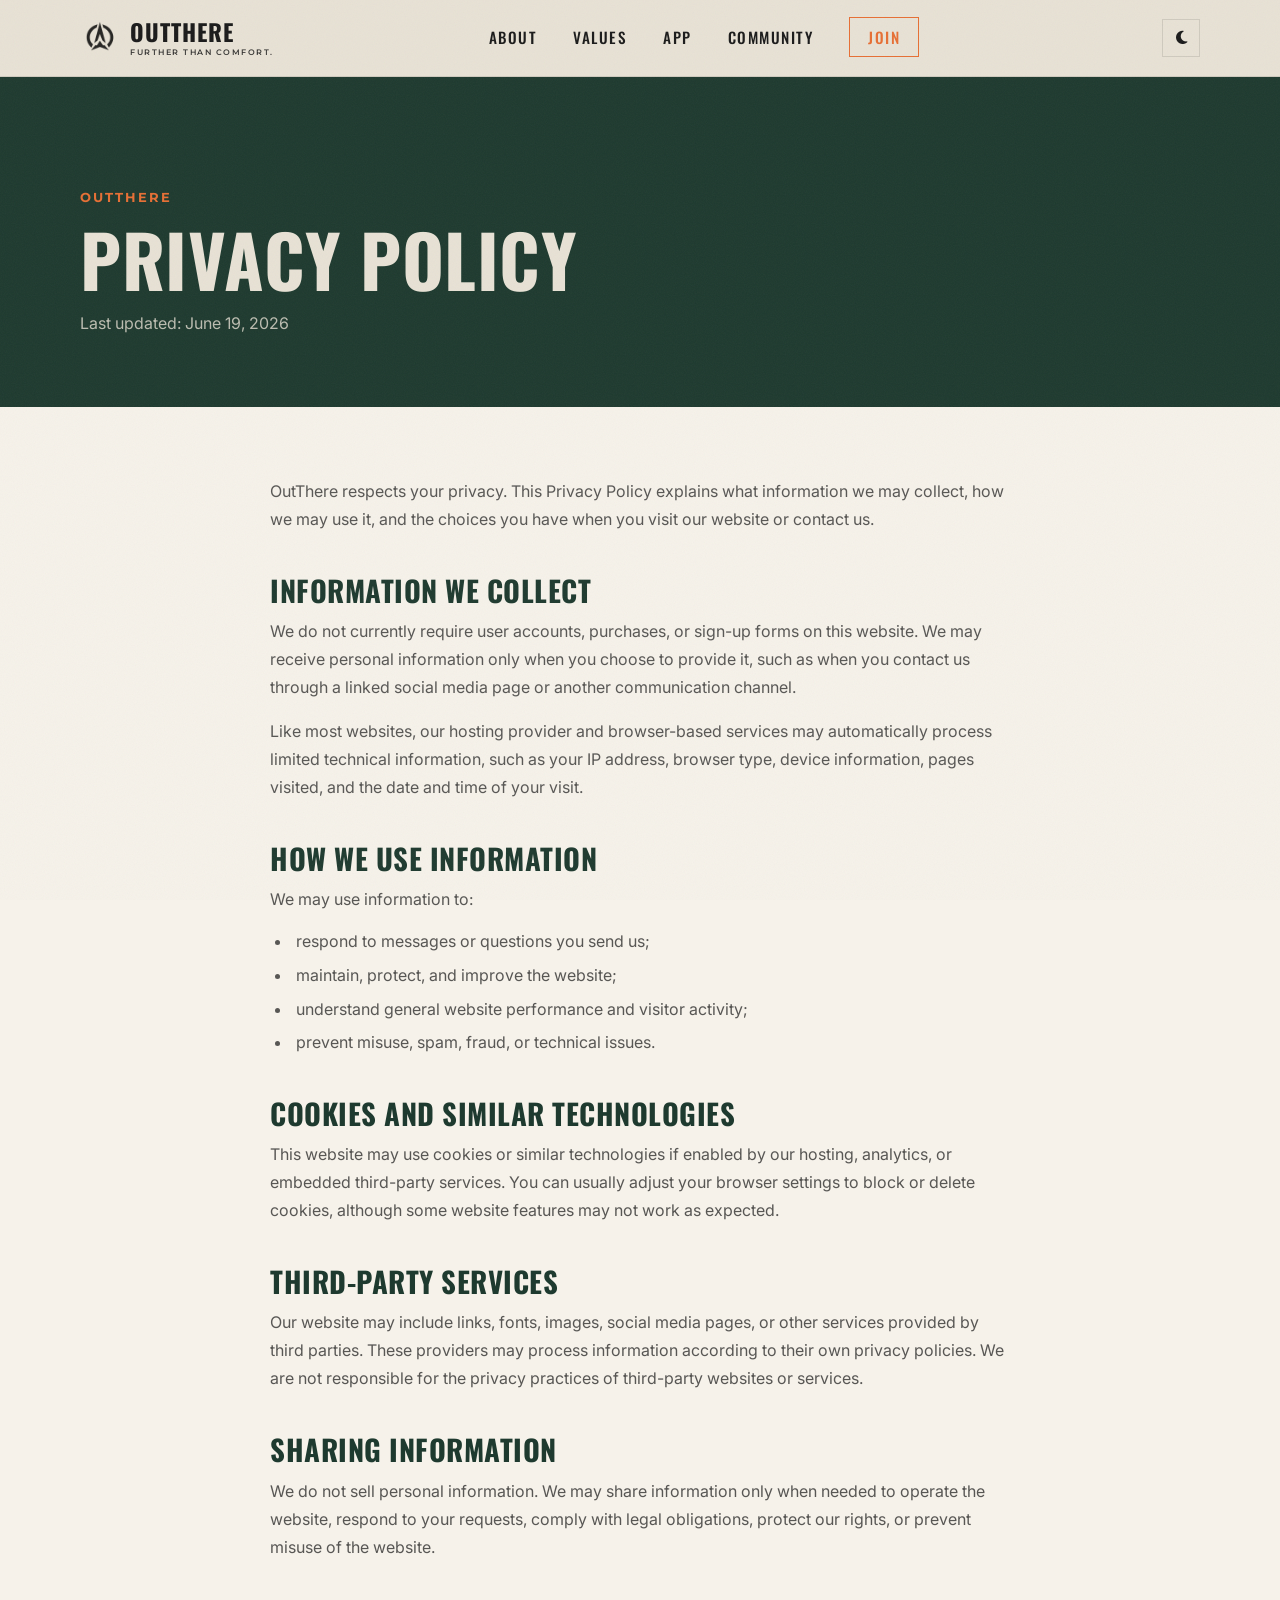
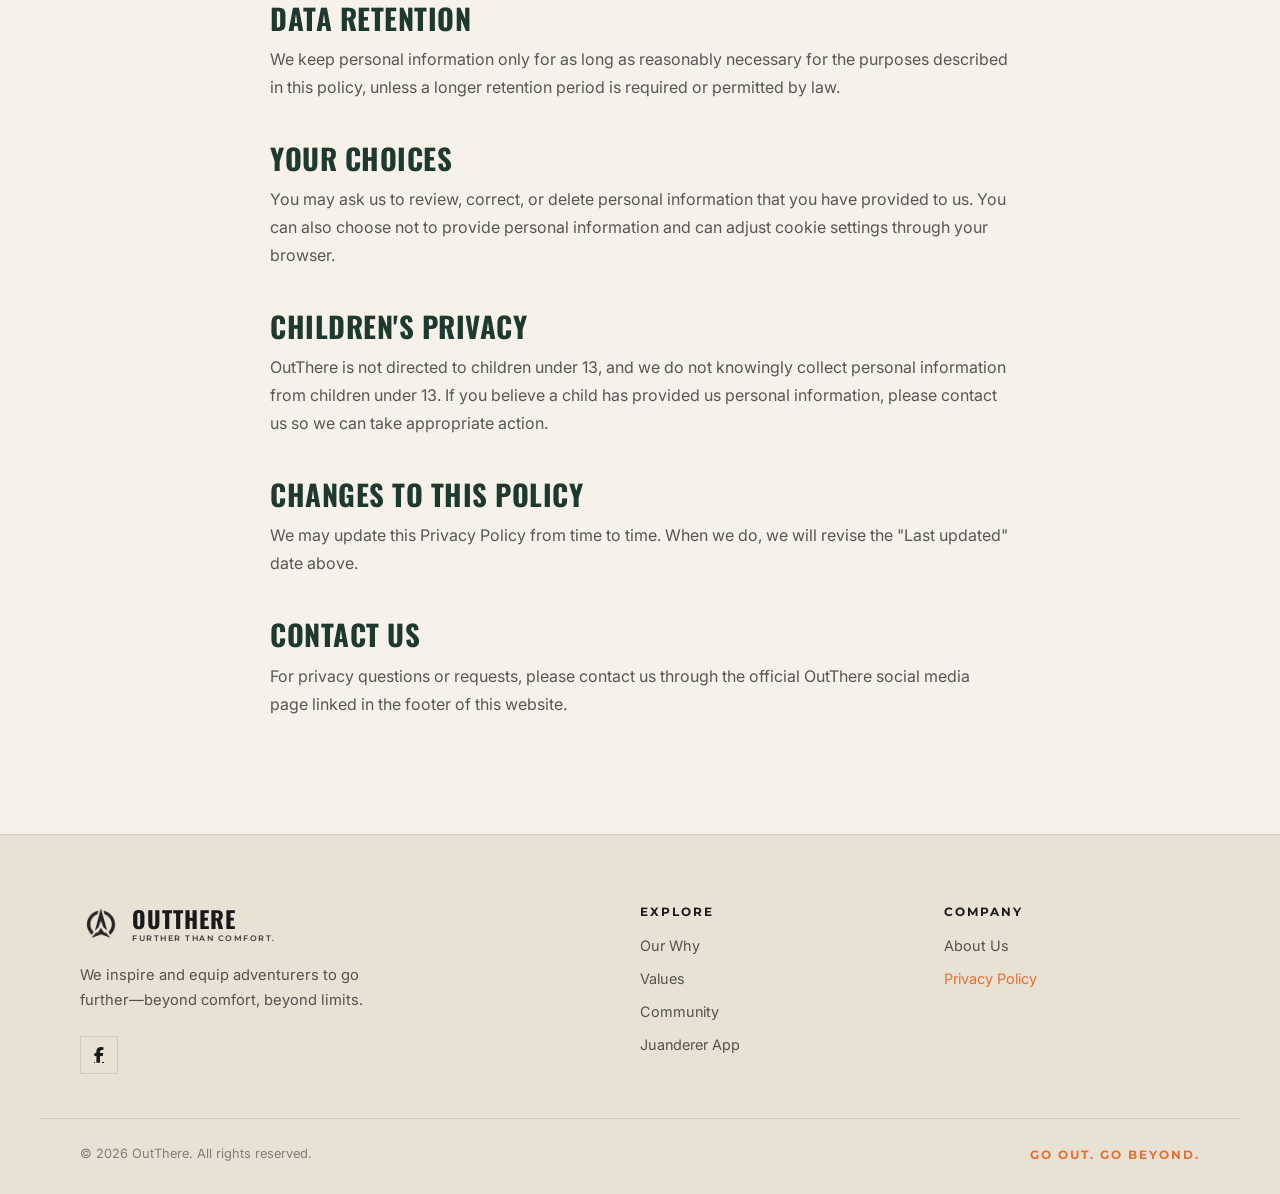
<file: privacy.html>
<!DOCTYPE html>
<html lang="en">
<head>
    <meta charset="UTF-8">
    <meta name="viewport" content="width=device-width, initial-scale=1.0">
    <meta name="description" content="Privacy Policy for OutThere. Learn how OutThere handles personal information, third-party services, cookies, and privacy requests.">
    <meta name="theme-color" content="#1A1A1A">
    <meta property="og:title" content="Privacy Policy | OutThere">
    <meta property="og:description" content="How OutThere handles personal information and privacy requests.">
    <meta property="og:type" content="website">
    <meta name="twitter:card" content="summary">
    <link rel="preconnect" href="https://fonts.googleapis.com">
    <link rel="preconnect" href="https://fonts.gstatic.com" crossorigin>
    <link href="https://fonts.googleapis.com/css2?family=Oswald:wght@500;700&family=Montserrat:wght@600;700&family=Inter:wght@400;500&display=swap" rel="stylesheet">
    <link rel="stylesheet" href="https://cdnjs.cloudflare.com/ajax/libs/font-awesome/6.4.0/css/all.min.css">
    <link rel="stylesheet" href="styles.css">
    <script>
        // Apply saved or system theme before first paint to avoid a flash
        (function () {
            var saved = null;
            try { saved = localStorage.getItem('theme'); } catch (e) {}
            var theme = saved || (window.matchMedia('(prefers-color-scheme: light)').matches ? 'light' : 'dark');
            document.documentElement.setAttribute('data-theme', theme);
        })();
    </script>
    <link rel="icon" type="image/png" href="assets/logo.png">
    <link rel="apple-touch-icon" href="assets/logo.png">
    <title>Privacy Policy | OutThere</title>
</head>
<body>
    <nav class="navbar">
        <div class="nav-wrapper">
            <a class="logo" href="index.html" aria-label="OutThere home">
                <img src="assets/logo.png" alt="" class="logo-image">
                <span class="logo-lockup">
                    <span class="logo-text">OutThere</span>
                    <span class="logo-tagline">Further than comfort.</span>
                </span>
            </a>
            <ul class="nav-menu" id="navMenu">
                <li><a href="index.html#about">About</a></li>
                <li><a href="index.html#values">Values</a></li>
                <li><a href="index.html#app">App</a></li>
                <li><a href="index.html#community">Community</a></li>
                <li><a href="https://www.facebook.com/profile.php?id=61587238439117" target="_blank" rel="noopener" class="nav-cta">Join</a></li>
            </ul>
            <div class="nav-actions">
                <button class="theme-toggle" id="themeToggle" type="button" aria-label="Toggle light and dark mode">
                    <i class="fas fa-sun" aria-hidden="true"></i>
                    <i class="fas fa-moon" aria-hidden="true"></i>
                </button>
                <button class="hamburger" id="hamburger" type="button" aria-label="Open menu" aria-expanded="false" aria-controls="navMenu">
                    <span></span>
                    <span></span>
                    <span></span>
                </button>
            </div>
        </div>
    </nav>

    <main class="privacy-page">
        <section class="privacy-hero">
            <div class="container">
                <p class="privacy-kicker">OutThere</p>
                <h1>Privacy Policy</h1>
                <p class="privacy-updated">Last updated: June 19, 2026</p>
            </div>
        </section>

        <section class="privacy-content">
            <div class="container privacy-container">
                <p>
                    OutThere respects your privacy. This Privacy Policy explains what information we may collect,
                    how we may use it, and the choices you have when you visit our website or contact us.
                </p>

                <h2>Information We Collect</h2>
                <p>
                    We do not currently require user accounts, purchases, or sign-up forms on this website. We may
                    receive personal information only when you choose to provide it, such as when you contact us
                    through a linked social media page or another communication channel.
                </p>
                <p>
                    Like most websites, our hosting provider and browser-based services may automatically process
                    limited technical information, such as your IP address, browser type, device information, pages
                    visited, and the date and time of your visit.
                </p>

                <h2>How We Use Information</h2>
                <p>We may use information to:</p>
                <ul>
                    <li>respond to messages or questions you send us;</li>
                    <li>maintain, protect, and improve the website;</li>
                    <li>understand general website performance and visitor activity;</li>
                    <li>prevent misuse, spam, fraud, or technical issues.</li>
                </ul>

                <h2>Cookies and Similar Technologies</h2>
                <p>
                    This website may use cookies or similar technologies if enabled by our hosting, analytics, or
                    embedded third-party services. You can usually adjust your browser settings to block or delete
                    cookies, although some website features may not work as expected.
                </p>

                <h2>Third-Party Services</h2>
                <p>
                    Our website may include links, fonts, images, social media pages, or other services provided by
                    third parties. These providers may process information according to their own privacy policies.
                    We are not responsible for the privacy practices of third-party websites or services.
                </p>

                <h2>Sharing Information</h2>
                <p>
                    We do not sell personal information. We may share information only when needed to operate the
                    website, respond to your requests, comply with legal obligations, protect our rights, or prevent
                    misuse of the website.
                </p>

                <h2>Data Retention</h2>
                <p>
                    We keep personal information only for as long as reasonably necessary for the purposes described
                    in this policy, unless a longer retention period is required or permitted by law.
                </p>

                <h2>Your Choices</h2>
                <p>
                    You may ask us to review, correct, or delete personal information that you have provided to us.
                    You can also choose not to provide personal information and can adjust cookie settings through
                    your browser.
                </p>

                <h2>Children's Privacy</h2>
                <p>
                    OutThere is not directed to children under 13, and we do not knowingly collect personal
                    information from children under 13. If you believe a child has provided us personal information,
                    please contact us so we can take appropriate action.
                </p>

                <h2>Changes to This Policy</h2>
                <p>
                    We may update this Privacy Policy from time to time. When we do, we will revise the "Last
                    updated" date above.
                </p>

                <h2>Contact Us</h2>
                <p>
                    For privacy questions or requests, please contact us through the official OutThere social media
                    page linked in the footer of this website.
                </p>
            </div>
        </section>
    </main>

    <footer class="footer">
        <div class="footer-content">
            <div class="footer-brand">
                <div class="footer-logo">
                    <img src="assets/logo.png" alt="" class="logo-image-small">
                    <span class="logo-lockup">
                        <span class="logo-text">OutThere</span>
                        <span class="logo-tagline">Further than comfort.</span>
                    </span>
                </div>
                <p>We inspire and equip adventurers to go further&mdash;beyond comfort, beyond limits.</p>
                <div class="footer-social">
                    <a href="https://www.facebook.com/profile.php?id=61587238439117" aria-label="Facebook" target="_blank" rel="noopener"><i class="fab fa-facebook-f"></i></a>
                </div>
            </div>
            <div class="footer-col">
                <h4>Explore</h4>
                <a href="index.html#about">Our Why</a>
                <a href="index.html#values">Values</a>
                <a href="index.html#community">Community</a>
                <a href="https://juandererph.vercel.app/" target="_blank" rel="noopener">Juanderer App</a>
            </div>
            <div class="footer-col">
                <h4>Company</h4>
                <a href="index.html#about">About Us</a>
                <a href="privacy.html" aria-current="page">Privacy Policy</a>
            </div>
        </div>
        <div class="footer-bottom">
            <p>&copy; 2026 OutThere. All rights reserved.</p>
            <span class="footer-url">Go out. Go beyond.</span>
        </div>
    </footer>

    <script src="script.js"></script>
</body>
</html>
</file>
<file: styles.css>
/* ============================================
   CUSTOM PROPERTIES & VARIABLES
   ============================================ */
:root {
    --forest-green: #1E3A2F;
    --olive-green: #55684D;
    --olive-light: #8E9C72;
    --charcoal-black: #1A1A1A;
    --off-black: #141613;
    --sand-beige: #E8E2D5;
    --adventure-orange: #E76F34;
    --coastal-blue: #4A7C8A;

    --sand-muted: rgba(232, 226, 213, 0.72);
    --line-dark: rgba(232, 226, 213, 0.12);

    /* Theme tokens (dark is the default brand look) */
    --surface: var(--off-black);
    --surface-2: var(--charcoal-black);
    --nav-scrolled: rgba(26, 26, 26, 0.96);
    --text: var(--sand-beige);
    --text-muted: var(--sand-muted);
    --text-faint: rgba(232, 226, 213, 0.45);
    --text-inverse: var(--charcoal-black);
    --line: var(--line-dark);
    --heading-accent: var(--sand-beige);
    --value-icon: var(--olive-light);
    --logo-filter: none;

    --font-display: 'Oswald', 'Arial Narrow', sans-serif;
    --font-sub: 'Montserrat', sans-serif;
    --font-body: 'Inter', system-ui, sans-serif;

    --transition: all 0.3s ease;
    --transition-slow: all 0.5s ease;

    --grain: url("data:image/svg+xml,%3Csvg xmlns='http://www.w3.org/2000/svg' width='160' height='160'%3E%3Cfilter id='n'%3E%3CfeTurbulence type='fractalNoise' baseFrequency='0.9' numOctaves='3' stitchTiles='stitch'/%3E%3C/filter%3E%3Crect width='100%25' height='100%25' filter='url(%23n)'/%3E%3C/svg%3E");
    --topo: url("data:image/svg+xml,%3Csvg xmlns='http://www.w3.org/2000/svg' width='600' height='600' fill='none' stroke='%231E3A2F' stroke-width='1.2'%3E%3Cpath d='M300 120c90 0 170 60 170 150s-60 190-170 190-190-70-190-170 100-170 190-170z'/%3E%3Cpath d='M300 160c70 0 130 45 130 115s-50 145-130 145-150-55-150-130 80-130 150-130z'/%3E%3Cpath d='M300 200c50 0 90 30 90 80s-35 100-90 100-110-40-110-90 60-90 110-90z'/%3E%3Cpath d='M300 240c30 0 55 18 55 45s-20 55-55 55-65-22-65-50 35-50 65-50z'/%3E%3Cpath d='M-20 80c120-40 200 30 320-20s220-60 320-10'/%3E%3Cpath d='M-20 40c120-40 220 30 330-20s200-50 310 0'/%3E%3Cpath d='M-20 540c100 20 180-40 300-10s220 50 340 10'/%3E%3Cpath d='M-20 580c110 20 190-30 310 0s200 40 330 5'/%3E%3Cpath d='M40 260c40-60 20-140-60-160'/%3E%3Cpath d='M70 280c50-70 30-170-80-200'/%3E%3Cpath d='M560 330c-50 60-30 140 60 160'/%3E%3Cpath d='M530 310c-60 70-40 180 80 210'/%3E%3C/svg%3E");
}

:root[data-theme="light"] {
    --surface: #F6F2EA;
    --surface-2: var(--sand-beige);
    --nav-scrolled: rgba(246, 242, 234, 0.96);
    --text: var(--charcoal-black);
    --text-muted: rgba(26, 26, 26, 0.72);
    --text-faint: rgba(26, 26, 26, 0.5);
    --text-inverse: var(--sand-beige);
    --line: rgba(26, 26, 26, 0.12);
    --heading-accent: var(--forest-green);
    --value-icon: var(--olive-green);
    --logo-filter: brightness(0) opacity(0.85);
}

/* Areas that sit on photos or deep green stay dark in both themes */
.hero,
.cta-section,
.tile-type,
.navbar-overlay:not(.scrolled) {
    --text: var(--sand-beige);
    --text-muted: var(--sand-muted);
    --text-inverse: var(--charcoal-black);
    --line: var(--line-dark);
    --logo-filter: none;
}

/* ============================================
   RESET & BASE STYLES
   ============================================ */
* {
    margin: 0;
    padding: 0;
    box-sizing: border-box;
}

html {
    scroll-behavior: smooth;
}

body {
    font-family: var(--font-body);
    color: var(--text);
    background-color: var(--surface);
    line-height: 1.6;
    overflow-x: hidden;
}

/* Film grain over everything for the brand's printed texture */
body::before {
    content: '';
    position: fixed;
    inset: 0;
    background-image: var(--grain);
    opacity: 0.05;
    pointer-events: none;
    z-index: 9999;
}

img {
    max-width: 100%;
}

.container {
    max-width: 1200px;
    margin: 0 auto;
    padding: 0 40px;
}

a:focus-visible,
button:focus-visible {
    outline: 2px solid var(--adventure-orange);
    outline-offset: 3px;
}

/* ============================================
   TYPOGRAPHY
   ============================================ */
h1, h2, h3, h4, h5, h6 {
    font-family: var(--font-display);
    font-weight: 700;
    line-height: 1.05;
    text-transform: uppercase;
    letter-spacing: 0.5px;
}

h1 {
    font-size: 4.5rem;
    margin-bottom: 20px;
}

h2 {
    font-size: 3rem;
    margin-bottom: 20px;
}

h3 {
    font-size: 1.25rem;
    letter-spacing: 1px;
    margin-bottom: 6px;
}

p {
    font-size: 1rem;
    line-height: 1.75;
    color: var(--text-muted);
}

.eyebrow {
    font-family: var(--font-sub);
    font-weight: 600;
    font-size: 0.78rem;
    letter-spacing: 2px;
    text-transform: uppercase;
    color: var(--adventure-orange);
    margin-bottom: 14px;
}

.callout {
    font-family: var(--font-sub);
    font-weight: 700;
    letter-spacing: 2px;
    text-transform: uppercase;
    color: var(--adventure-orange) !important;
}

/* ============================================
   BUTTONS
   ============================================ */
.btn {
    display: inline-flex;
    align-items: center;
    gap: 10px;
    padding: 14px 28px;
    border: 1px solid transparent;
    border-radius: 0;
    font-family: var(--font-sub);
    font-size: 0.82rem;
    font-weight: 700;
    letter-spacing: 1.5px;
    text-transform: uppercase;
    text-decoration: none;
    cursor: pointer;
    transition: var(--transition);
}

.btn-primary {
    background-color: var(--adventure-orange);
    color: var(--sand-beige);
}

.btn-primary:hover {
    background-color: #cf5c24;
    transform: translateY(-2px);
}

.btn-outline {
    background-color: transparent;
    color: var(--text);
    border-color: var(--text);
}

.btn-outline:hover {
    background-color: var(--text);
    color: var(--text-inverse);
}

/* ============================================
   NAVIGATION
   ============================================ */
.navbar {
    position: sticky;
    top: 0;
    z-index: 1000;
    background-color: var(--surface-2);
    border-bottom: 1px solid var(--line);
    transition: background-color 0.3s ease, border-color 0.3s ease;
}

/* Homepage: floats over the hero until the page scrolls */
.navbar-overlay {
    position: fixed;
    left: 0;
    right: 0;
    background-color: transparent;
    border-bottom-color: transparent;
}

.navbar-overlay.scrolled {
    background-color: var(--nav-scrolled);
    border-bottom-color: var(--line);
}

.nav-wrapper {
    max-width: 1200px;
    margin: 0 auto;
    padding: 0 40px;
    height: 76px;
    display: flex;
    justify-content: space-between;
    align-items: center;
}

.logo {
    display: flex;
    align-items: center;
    gap: 12px;
    color: var(--text);
    text-decoration: none;
}

.logo-image,
.logo-image-small {
    filter: var(--logo-filter);
}

.logo-image {
    width: 38px;
    height: 38px;
    object-fit: contain;
}

.logo-lockup {
    display: flex;
    flex-direction: column;
    line-height: 1;
}

.logo-text {
    font-family: var(--font-display);
    font-weight: 700;
    font-size: 1.45rem;
    letter-spacing: 1px;
    text-transform: uppercase;
}

.logo-tagline {
    font-family: var(--font-sub);
    font-weight: 600;
    font-size: 0.5rem;
    letter-spacing: 1.5px;
    text-transform: uppercase;
    margin-top: 4px;
    opacity: 0.85;
}

.nav-menu {
    display: flex;
    align-items: center;
    list-style: none;
    gap: 36px;
}

.nav-menu a {
    font-family: var(--font-display);
    font-weight: 500;
    font-size: 0.95rem;
    letter-spacing: 1.5px;
    text-transform: uppercase;
    color: var(--text);
    text-decoration: none;
    position: relative;
    transition: var(--transition);
}

.nav-menu a::after {
    content: '';
    position: absolute;
    bottom: -8px;
    left: 0;
    width: 0;
    height: 2px;
    background-color: var(--adventure-orange);
    transition: var(--transition);
}

.nav-menu a:hover::after,
.nav-menu a.active::after {
    width: 100%;
}

.nav-menu .nav-cta {
    padding: 8px 18px;
    border: 1px solid var(--adventure-orange);
    color: var(--adventure-orange);
}

.nav-menu .nav-cta::after {
    display: none;
}

.nav-menu .nav-cta:hover {
    background-color: var(--adventure-orange);
    color: var(--sand-beige);
}

.nav-actions {
    display: flex;
    align-items: center;
    gap: 12px;
    margin-left: 28px;
}

.theme-toggle {
    width: 38px;
    height: 38px;
    display: flex;
    align-items: center;
    justify-content: center;
    background: none;
    border: 1px solid var(--line);
    color: var(--text);
    font-size: 0.95rem;
    cursor: pointer;
    transition: var(--transition);
}

.theme-toggle:hover {
    color: var(--adventure-orange);
    border-color: var(--adventure-orange);
}

/* Show the icon for the theme you'd switch to */
.theme-toggle .fa-sun,
[data-theme="light"] .theme-toggle .fa-moon {
    display: inline-block;
}

.theme-toggle .fa-moon,
[data-theme="light"] .theme-toggle .fa-sun {
    display: none;
}

.hamburger {
    display: none;
    flex-direction: column;
    background: none;
    border: none;
    padding: 6px;
    cursor: pointer;
}

.hamburger span {
    width: 26px;
    height: 2px;
    background-color: var(--text);
    margin: 4px 0;
    transition: var(--transition);
}

.hamburger[aria-expanded="true"] span:nth-child(1) {
    transform: translateY(10px) rotate(45deg);
}

.hamburger[aria-expanded="true"] span:nth-child(2) {
    opacity: 0;
}

.hamburger[aria-expanded="true"] span:nth-child(3) {
    transform: translateY(-10px) rotate(-45deg);
}

/* ============================================
   HERO SECTION
   ============================================ */
.hero {
    position: relative;
    height: 100vh;
    min-height: 640px;
    display: flex;
    align-items: center;
    justify-content: center;
    overflow: hidden;
    background-color: var(--charcoal-black);
}

.hero-background {
    position: absolute;
    inset: 0;
    z-index: 0;
}

.hero-background img {
    width: 100%;
    height: 100%;
    object-fit: cover;
    animation: settle 12s ease-out both;
}

.hero-overlay {
    position: absolute;
    inset: 0;
    background:
        linear-gradient(180deg, rgba(26, 26, 26, 0.55) 0%, rgba(26, 26, 26, 0) 30%),
        linear-gradient(180deg, rgba(180, 110, 40, 0.18) 0%, rgba(26, 26, 26, 0.35) 55%, rgba(20, 22, 19, 0.95) 100%);
    z-index: 1;
}

.hero-content {
    position: relative;
    z-index: 2;
    text-align: center;
    padding: 0 20px;
    animation: fadeInUp 1s ease both;
}

.hero-mark {
    width: clamp(90px, 11vw, 140px);
    height: auto;
    margin-bottom: 18px;
    filter: drop-shadow(0 4px 18px rgba(0, 0, 0, 0.35));
}

.hero-title {
    font-size: clamp(4rem, 11vw, 8rem);
    line-height: 0.9;
    letter-spacing: 2px;
    color: var(--sand-beige);
    margin-bottom: 14px;
    text-shadow: 0 4px 24px rgba(0, 0, 0, 0.35);
}

.hero-tagline {
    font-family: var(--font-sub);
    font-weight: 700;
    font-size: clamp(1rem, 2vw, 1.4rem);
    letter-spacing: 3px;
    text-transform: uppercase;
    color: var(--adventure-orange);
    margin-bottom: 36px;
}

.hero-actions {
    display: flex;
    gap: 16px;
    justify-content: center;
    flex-wrap: wrap;
}

.scroll-cue {
    position: absolute;
    bottom: 28px;
    left: 50%;
    z-index: 2;
    transform: translateX(-50%);
    color: var(--sand-beige);
    font-size: 1.1rem;
    animation: bob 2s ease-in-out infinite;
}

/* ============================================
   OUR WHY + VALUES
   ============================================ */
.why {
    padding: 110px 0;
    background-color: var(--surface);
    color: var(--text);
}

.why-grid {
    display: grid;
    grid-template-columns: 1fr 1.1fr 1fr;
    gap: 56px;
    align-items: center;
}

.why-image img {
    width: 100%;
    height: auto;
    aspect-ratio: 4 / 5;
    object-fit: cover;
    display: block;
    background-color: var(--forest-green);
}

.why-story h2 {
    color: var(--text);
    font-size: 2.6rem;
}

.why-story p {
    color: var(--text-muted);
    margin-bottom: 16px;
}

.why-story .callout {
    margin-top: 24px;
}

.why-values {
    padding-left: 48px;
    border-left: 1px solid rgba(231, 111, 52, 0.45);
}

.values-list {
    list-style: none;
    display: flex;
    flex-direction: column;
    gap: 30px;
    margin-top: 10px;
}

.value {
    display: flex;
    gap: 20px;
    align-items: flex-start;
}

.value-icon {
    flex: 0 0 52px;
    height: 52px;
    background-color: var(--value-icon);
    -webkit-mask: var(--icon) center / contain no-repeat;
    mask: var(--icon) center / contain no-repeat;
    transition: var(--transition);
}

.value:hover .value-icon {
    background-color: var(--adventure-orange);
}

.value h3 {
    color: var(--text);
}

.value p {
    color: var(--text-muted);
    font-size: 0.95rem;
    line-height: 1.5;
}

/* ============================================
   SHARED SECTION HEADER
   ============================================ */
.section-head {
    display: flex;
    justify-content: space-between;
    align-items: flex-end;
    gap: 20px;
    margin-bottom: 40px;
}

.section-head h2 {
    margin-bottom: 0;
}

.section-note {
    font-family: var(--font-sub);
    font-weight: 600;
    font-size: 0.78rem;
    letter-spacing: 1.5px;
    text-transform: uppercase;
    color: var(--olive-green);
}

/* ============================================
   GEAR TEASER
   ============================================ */
.topo {
    position: relative;
    background-color: var(--sand-beige);
    isolation: isolate;
}

.topo::before {
    content: '';
    position: absolute;
    inset: 0;
    background-image: var(--topo);
    background-size: 600px;
    opacity: 0.08;
    z-index: -1;
}

.gear {
    padding: 100px 0;
}

.gear h2 {
    color: var(--charcoal-black);
}

.gear-row {
    display: grid;
    grid-template-columns: repeat(4, 1fr);
    gap: 24px;
}

.gear-card h3 {
    color: var(--charcoal-black);
    font-size: 1.05rem;
    margin-top: 16px;
}

.gear-card p {
    font-size: 0.9rem;
    color: rgba(26, 26, 26, 0.6);
}

.gear-swatch {
    position: relative;
    aspect-ratio: 4 / 5;
    display: flex;
    align-items: center;
    justify-content: center;
    overflow: hidden;
}

.gear-swatch::after {
    content: '';
    position: absolute;
    inset: 0;
    background-image: var(--grain);
    opacity: 0.18;
    mix-blend-mode: overlay;
}

.gear-swatch img {
    width: 42%;
    opacity: 0.9;
    transition: transform 0.5s ease;
}

.gear-card:hover .gear-swatch img {
    transform: scale(1.08) rotate(-3deg);
}

.swatch-olive { background-color: var(--olive-green); }
.swatch-forest { background-color: var(--forest-green); }
.swatch-charcoal { background-color: var(--charcoal-black); }
.swatch-sand { background-color: #D6CDB9; }
.swatch-sand img { filter: brightness(0); opacity: 0.75; }

.gear-tag {
    position: absolute;
    top: 14px;
    left: 14px;
    padding: 5px 10px;
    background-color: var(--adventure-orange);
    color: var(--sand-beige);
    font-family: var(--font-sub);
    font-weight: 700;
    font-size: 0.65rem;
    letter-spacing: 1.5px;
    text-transform: uppercase;
}

/* ============================================
   JUANDERER APP
   ============================================ */
.app {
    padding: 100px 0;
    background-color: var(--surface);
    color: var(--text);
    overflow: hidden;
}

.app-grid {
    display: grid;
    grid-template-columns: 1.2fr 1fr;
    gap: 64px;
    align-items: center;
}

.app-text h2 {
    color: var(--text);
}

.app-text strong {
    color: var(--text);
}

.app-features {
    list-style: none;
    display: flex;
    flex-direction: column;
    gap: 14px;
    margin: 28px 0 34px;
}

.app-features li {
    display: flex;
    align-items: center;
    gap: 14px;
    color: var(--text-muted);
}

.app-features i {
    width: 40px;
    height: 40px;
    flex: 0 0 40px;
    display: flex;
    align-items: center;
    justify-content: center;
    border: 1px solid var(--line);
    color: var(--adventure-orange);
}

.app-actions {
    display: flex;
    align-items: center;
    gap: 20px;
    flex-wrap: wrap;
}

.app-note {
    font-family: var(--font-sub);
    font-weight: 600;
    font-size: 0.72rem;
    letter-spacing: 1.5px;
    text-transform: uppercase;
    color: var(--text-faint);
}

.app-visual {
    position: relative;
    display: flex;
    justify-content: center;
    text-decoration: none;
}

/* Topo rings behind the logo */
.app-visual::before {
    content: '';
    position: absolute;
    width: 460px;
    height: 460px;
    top: 50%;
    left: 50%;
    transform: translate(-50%, -50%);
    background-image: var(--topo);
    background-size: 460px;
    opacity: 0.12;
    filter: brightness(0) invert(0.9);
}

[data-theme="light"] .app-visual::before {
    filter: none;
}

.app-visual {
    flex-direction: column;
    align-items: center;
    gap: 22px;
    padding: 40px 0;
}

.app-icon {
    position: relative;
    width: 190px;
    height: auto;
    filter: drop-shadow(0 18px 30px rgba(0, 0, 0, 0.3));
    transition: transform 0.5s ease;
}

.app-visual:hover .app-icon {
    transform: translateY(-8px);
}

.app-wordmark {
    position: relative;
    width: 300px;
    max-width: 80%;
    height: auto;
}

.wordmark-light,
[data-theme="light"] .wordmark-dark {
    display: none;
}

[data-theme="light"] .wordmark-light {
    display: block;
}

/* ============================================
   COMMUNITY
   ============================================ */
.community {
    padding: 100px 0;
    background-color: var(--surface-2);
    color: var(--text);
}

.community-grid {
    display: grid;
    grid-template-columns: 1fr 2fr;
    gap: 48px;
    align-items: center;
}

.community-text h2 {
    color: var(--text);
}

.community-text p {
    color: var(--text-muted);
    margin-bottom: 28px;
}

.community-text strong {
    color: var(--text);
}

.community-tiles {
    display: grid;
    grid-template-columns: repeat(5, 1fr);
    gap: 10px;
}

.tile {
    position: relative;
    aspect-ratio: 3 / 4;
    overflow: hidden;
    background-color: var(--forest-green);
}

.tile img {
    width: 100%;
    height: 100%;
    object-fit: cover;
    display: block;
}

.tile-type {
    display: flex;
    flex-direction: column;
    justify-content: space-between;
    align-items: flex-start;
    padding: 16px;
    background-color: var(--forest-green);
    background-image: var(--grain);
    background-blend-mode: soft-light;
}

.tile-type span {
    font-family: var(--font-display);
    font-weight: 700;
    font-size: 1.05rem;
    line-height: 1.1;
    text-transform: uppercase;
    color: var(--sand-beige);
}

.tile-orange {
    background-color: #2A2A26;
}

.tile-orange em {
    font-style: normal;
    color: var(--adventure-orange);
}

.tile .tile-mark {
    width: 26px;
    height: 26px;
    object-fit: contain;
    align-self: center;
    opacity: 0.85;
}

/* ============================================
   CTA SECTION
   ============================================ */
.cta-section {
    position: relative;
    padding: 130px 20px;
    text-align: center;
    color: var(--sand-beige);
    background:
        linear-gradient(rgba(20, 22, 19, 0.82), rgba(20, 22, 19, 0.9)),
        url("https://images.unsplash.com/photo-1464822759023-fed622ff2c3b?w=1600&q=70") center / cover no-repeat;
    background-color: var(--off-black);
}

.cta-content {
    position: relative;
    max-width: 640px;
    margin: 0 auto;
}

.brush {
    display: block;
    width: 140px;
    height: 14px;
    margin: 0 auto 26px;
    background-color: var(--olive-green);
    clip-path: polygon(0 35%, 6% 10%, 20% 22%, 38% 0, 55% 18%, 72% 5%, 90% 20%, 100% 40%, 97% 75%, 82% 90%, 64% 78%, 45% 100%, 28% 82%, 12% 95%, 2% 70%);
}

.cta-content h2 {
    color: var(--sand-beige);
    font-size: 3.4rem;
}

.cta-content p:not(.eyebrow) {
    font-size: 1.1rem;
    color: var(--sand-muted);
    margin-bottom: 36px;
}

/* ============================================
   PRIVACY POLICY
   ============================================ */
.privacy-page {
    background-color: var(--surface);
}

.privacy-hero {
    padding: 110px 0 70px;
    background-color: var(--forest-green);
    color: var(--sand-beige);
}

.privacy-kicker {
    color: var(--adventure-orange);
    font-family: var(--font-sub);
    font-size: 0.8rem;
    font-weight: 700;
    letter-spacing: 2px;
    margin-bottom: 12px;
    text-transform: uppercase;
}

.privacy-hero h1 {
    color: var(--sand-beige);
    margin-bottom: 12px;
}

.privacy-updated {
    color: rgba(232, 226, 213, 0.78);
    font-size: 1rem;
    margin: 0;
}

.privacy-content {
    padding: 70px 0 100px;
}

.privacy-container {
    max-width: 820px;
}

.privacy-content h2 {
    color: var(--heading-accent);
    font-size: 1.8rem;
    margin: 42px 0 12px;
}

.privacy-content p {
    margin-bottom: 16px;
}

.privacy-content ul {
    margin: 0 0 20px 22px;
    color: var(--text-muted);
}

.privacy-content li {
    margin-bottom: 8px;
    padding-left: 4px;
}

/* ============================================
   FOOTER
   ============================================ */
.footer {
    position: relative;
    padding: 70px 0 28px;
    background-color: var(--surface-2);
    color: var(--text);
    border-top: 1px solid var(--line);
}

.footer-content {
    max-width: 1200px;
    margin: 0 auto;
    padding: 0 40px 44px;
    display: grid;
    grid-template-columns: 2fr 1fr 1fr;
    gap: 48px;
    border-bottom: 1px solid var(--line);
    margin-bottom: 24px;
}

.footer-logo {
    display: flex;
    align-items: center;
    gap: 12px;
    color: var(--text);
    margin-bottom: 18px;
}

.logo-image-small {
    width: 40px;
    height: 40px;
    object-fit: contain;
}

.footer-brand p {
    max-width: 320px;
    font-size: 0.92rem;
    color: var(--text-muted);
    margin-bottom: 22px;
}

.footer-social {
    display: flex;
    gap: 14px;
}

.footer-social a {
    width: 38px;
    height: 38px;
    display: flex;
    align-items: center;
    justify-content: center;
    border: 1px solid var(--line);
    color: var(--text);
    font-size: 1rem;
    transition: var(--transition);
}

.footer-social a:hover {
    color: var(--adventure-orange);
    border-color: var(--adventure-orange);
}

.footer-col {
    display: flex;
    flex-direction: column;
    gap: 10px;
}

.footer-col h4 {
    font-family: var(--font-sub);
    font-size: 0.78rem;
    letter-spacing: 2px;
    color: var(--text);
    margin-bottom: 6px;
}

.footer-col a {
    color: var(--text-muted);
    font-size: 0.9rem;
    text-decoration: none;
    transition: var(--transition);
}

.footer-col a:hover,
.footer-col a[aria-current="page"] {
    color: var(--adventure-orange);
}

.footer-bottom {
    max-width: 1200px;
    margin: 0 auto;
    padding: 0 40px;
    display: flex;
    justify-content: space-between;
    align-items: center;
    gap: 12px;
}

.footer-bottom p {
    font-size: 0.8rem;
    color: var(--text-faint);
    margin: 0;
}

.footer-url {
    font-family: var(--font-sub);
    font-weight: 700;
    font-size: 0.75rem;
    letter-spacing: 2px;
    text-transform: uppercase;
    color: var(--adventure-orange);
}

/* ============================================
   SCROLL REVEAL
   ============================================ */
.js .reveal {
    opacity: 0;
    transform: translateY(24px);
    transition: opacity 0.7s ease, transform 0.7s ease;
}

.js .reveal.visible {
    opacity: 1;
    transform: none;
}

/* ============================================
   ANIMATIONS
   ============================================ */
@keyframes fadeInUp {
    from {
        opacity: 0;
        transform: translateY(30px);
    }
    to {
        opacity: 1;
        transform: translateY(0);
    }
}

@keyframes settle {
    from {
        transform: scale(1.08);
    }
    to {
        transform: scale(1);
    }
}

@keyframes bob {
    0%, 100% {
        transform: translate(-50%, 0);
    }
    50% {
        transform: translate(-50%, 8px);
    }
}

@media (prefers-reduced-motion: reduce) {
    *,
    *::before,
    *::after {
        animation: none !important;
        transition: none !important;
    }

    html {
        scroll-behavior: auto;
    }

    .js .reveal {
        opacity: 1;
        transform: none;
    }
}

/* ============================================
   RESPONSIVE DESIGN
   ============================================ */
@media (max-width: 1024px) {
    .container,
    .nav-wrapper,
    .footer-content,
    .footer-bottom {
        padding-left: 30px;
        padding-right: 30px;
    }

    h1 {
        font-size: 3.5rem;
    }

    h2 {
        font-size: 2.4rem;
    }

    .why-grid {
        grid-template-columns: 1fr 1fr;
    }

    .why-values {
        grid-column: 1 / -1;
        padding-left: 0;
        padding-top: 40px;
        border-left: none;
        border-top: 1px solid rgba(231, 111, 52, 0.45);
    }

    .values-list {
        flex-direction: row;
        flex-wrap: wrap;
    }

    .value {
        flex: 1 1 220px;
    }

    .community-grid {
        grid-template-columns: 1fr;
    }

    .app-grid {
        gap: 40px;
    }
}

@media (max-width: 768px) {
    .nav-menu {
        display: none;
    }

    .hamburger {
        display: flex;
    }

    .nav-menu.active {
        display: flex;
        flex-direction: column;
        align-items: flex-start;
        position: absolute;
        top: 76px;
        left: 0;
        right: 0;
        background-color: var(--surface-2);
        border-top: 1px solid var(--line);
        padding: 24px 30px 30px;
        gap: 20px;
        box-shadow: 0 10px 20px rgba(0, 0, 0, 0.3);
    }

    h1 {
        font-size: 2.8rem;
    }

    h2,
    .why-story h2,
    .cta-content h2 {
        font-size: 2.1rem;
    }

    .hero {
        min-height: 560px;
    }

    .why,
    .gear,
    .app,
    .community {
        padding: 70px 0;
    }

    .app-grid {
        grid-template-columns: 1fr;
    }

    .app-visual::before {
        width: 360px;
        height: 360px;
    }

    .why-grid {
        grid-template-columns: 1fr;
        gap: 40px;
    }

    .why-image img {
        aspect-ratio: 16 / 10;
    }

    .section-head {
        flex-direction: column;
        align-items: flex-start;
    }

    /* Gear becomes a swipeable row */
    .gear-row {
        display: flex;
        overflow-x: auto;
        scroll-snap-type: x mandatory;
        gap: 16px;
        margin: 0 -30px;
        padding: 0 30px 8px;
        scrollbar-width: none;
    }

    .gear-row::-webkit-scrollbar {
        display: none;
    }

    .gear-card {
        flex: 0 0 62%;
        scroll-snap-align: start;
    }

    .community-tiles {
        grid-template-columns: repeat(3, 1fr);
    }

    .community-tiles .tile:nth-child(n + 4) {
        display: none;
    }

    .cta-section {
        padding: 90px 20px;
    }

    .privacy-hero {
        padding: 80px 0 50px;
    }

    .privacy-content {
        padding: 50px 0 70px;
    }

    .privacy-content h2 {
        font-size: 1.5rem;
    }

    .footer-content {
        grid-template-columns: 1fr 1fr;
    }

    .footer-brand {
        grid-column: 1 / -1;
    }
}

@media (max-width: 480px) {
    .container,
    .nav-wrapper,
    .footer-content,
    .footer-bottom {
        padding-left: 16px;
        padding-right: 16px;
    }

    .gear-row {
        margin: 0 -16px;
        padding: 0 16px 8px;
    }

    h1 {
        font-size: 2.2rem;
    }

    h2,
    .why-story h2,
    .cta-content h2 {
        font-size: 1.8rem;
    }

    .logo-text {
        font-size: 1.25rem;
    }

    .hero-actions .btn {
        width: 100%;
        justify-content: center;
    }

    .tile-type span {
        font-size: 0.85rem;
    }

    .privacy-hero {
        padding: 60px 0 40px;
    }

    .privacy-content {
        padding: 40px 0 60px;
    }

    .privacy-content h2 {
        font-size: 1.35rem;
        margin-top: 34px;
    }

    .footer-bottom {
        flex-direction: column;
        text-align: center;
    }
}
</file>
